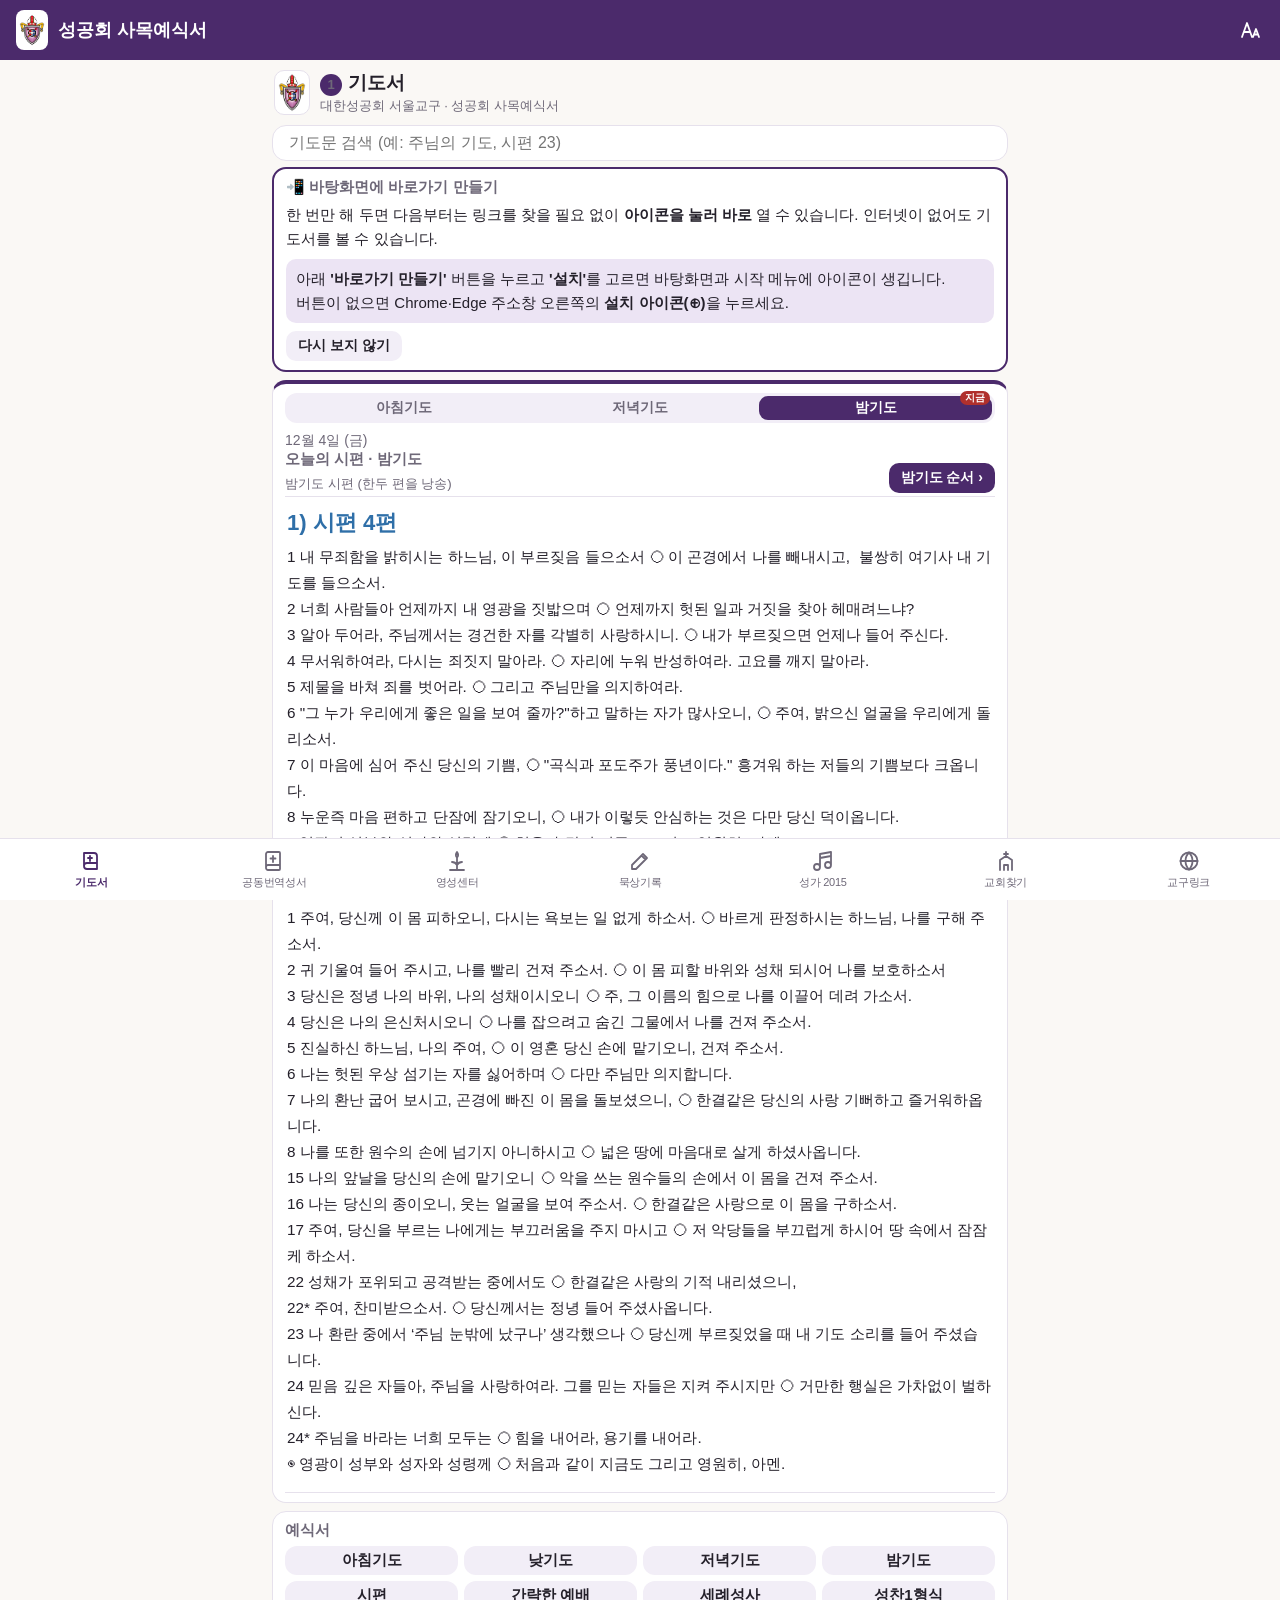
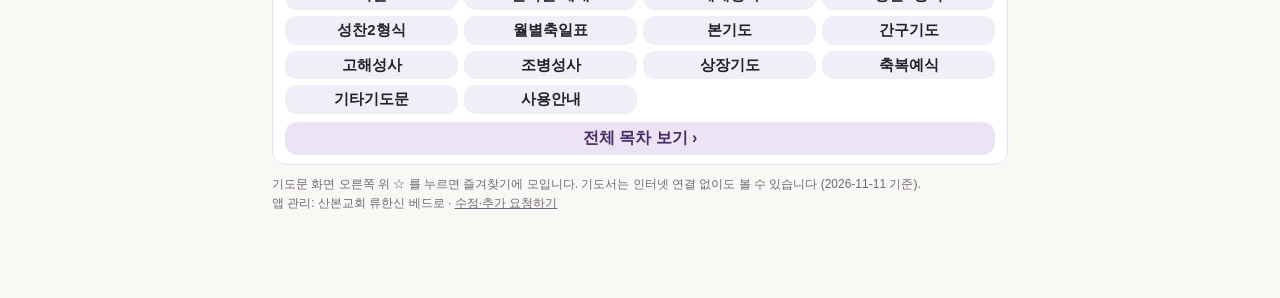
<file: index.html>
<!doctype html>
<html lang="ko">
<head>
<meta charset="utf-8">
<meta name="viewport" content="width=device-width, initial-scale=1, viewport-fit=cover">
<title>성공회 사목예식서</title>
<meta name="description" content="대한성공회 사목예식서 · 성무일과 · 시편 · 교회 주소록">
<meta name="theme-color" content="#4b2a6b">
<link rel="manifest" href="manifest.webmanifest">
<link rel="icon" href="icons/icon-192.png">
<link rel="apple-touch-icon" href="icons/icon-192.png">
<link rel="stylesheet" href="app.css">
</head>
<body>
<header class="top">
  <button id="btnBack" class="icon-btn" aria-label="뒤로" hidden>
    <svg viewBox="0 0 24 24"><path d="M15 5l-7 7 7 7"/></svg>
  </button>
  <img id="emblem" class="emblem" src="icons/emblem.png" alt="대한성공회 서울교구 문장">
  <h1 id="title">성공회 사목예식서</h1>
  <button id="btnStar" class="icon-btn" aria-label="즐겨찾기" hidden>
    <svg viewBox="0 0 24 24"><path d="M12 3.5l2.6 5.3 5.9.9-4.3 4.1 1 5.8L12 16.9l-5.2 2.7 1-5.8-4.3-4.1 5.9-.9z"/></svg>
  </button>
  <button id="btnFont" class="icon-btn" aria-label="글자 크기">
    <svg viewBox="0 0 24 24"><path d="M4 19l5-14 5 14M6 14h6M15 19l3-8 3 8M16 16.5h4"/></svg>
  </button>
</header>

<div id="fontPanel" class="font-panel" hidden>
  <button data-font="-1" aria-label="작게">가−</button>
  <span id="fontVal">100%</span>
  <button data-font="1" aria-label="크게">가+</button>
  <label class="switch"><input type="checkbox" id="optDark"> 어두운 화면</label>
  <label class="switch"><input type="checkbox" id="optWake"> 화면 켜짐 유지</label>
</div>

<main id="view" tabindex="-1"></main>

<nav class="tabs" aria-label="메뉴">
  <a href="#/home" data-tab="home"><svg viewBox="0 0 24 24"><path d="M5 4h10a3 3 0 013 3v13H8a3 3 0 01-3-3zM5 17a3 3 0 013-3h10M11 7v5M9 9h4"/></svg><span data-short="기도서">기도서</span></a>
  <a href="#/bible" data-tab="bible"><svg viewBox="0 0 24 24"><path d="M6 3h11a1 1 0 011 1v16a1 1 0 01-1 1H6a2 2 0 01-2-2V5a2 2 0 012-2zM4 18a2 2 0 012-2h12M11 7v6M8.5 9.5h5"/></svg><span data-short="성서">공동번역성서</span></a>
  <a href="#/soul" data-tab="soul"><svg viewBox="0 0 24 24"><path d="M12 3c-1.5 2.2-1.5 4 0 5.5 1.5-1.5 1.5-3.3 0-5.5zM12 8.5V21M7 13c2 0 4 1.2 5 3M17 13c-2 0-4 1.2-5 3M5 21h14"/></svg><span data-short="영성">영성센터</span></a>
  <a href="#/note" data-tab="note"><svg viewBox="0 0 24 24"><path d="M4 20h4L19 9l-4-4L4 16v4zM13.5 6.5l4 4"/></svg><span data-short="묵상">묵상기록</span></a>
  <a href="#/hymn" data-tab="hymn"><svg viewBox="0 0 24 24"><path d="M9 18V5l11-2v13M9 18a3 3 0 11-6 0 3 3 0 016 0zM20 16a3 3 0 11-6 0 3 3 0 016 0zM9 9l11-2"/></svg><span data-short="성가">성가 2015</span></a>
  <a href="#/church" data-tab="church"><svg viewBox="0 0 24 24"><path d="M12 3v4M10 5h4M6 21V11l6-4 6 4v10M10 21v-5h4v5"/></svg><span data-short="교회">교회찾기</span></a>
  <a href="#/sites" data-tab="sites"><svg viewBox="0 0 24 24"><circle cx="12" cy="12" r="8.5"/><path d="M3.5 12h17M12 3.5c2.5 2.5 3.5 5.5 3.5 8.5s-1 6-3.5 8.5c-2.5-2.5-3.5-5.5-3.5-8.5s1-6 3.5-8.5z"/></svg><span data-short="링크">교구링크</span></a>
</nav>

<script src="menu.js"></script>
<script src="churches.js"></script>
<script src="bible.js"></script>
<script src="content.js"></script>
<script src="lect.js"></script>
<script src="hymns.js"></script>
<script src="app.js"></script>
</body>
</html>
</file>
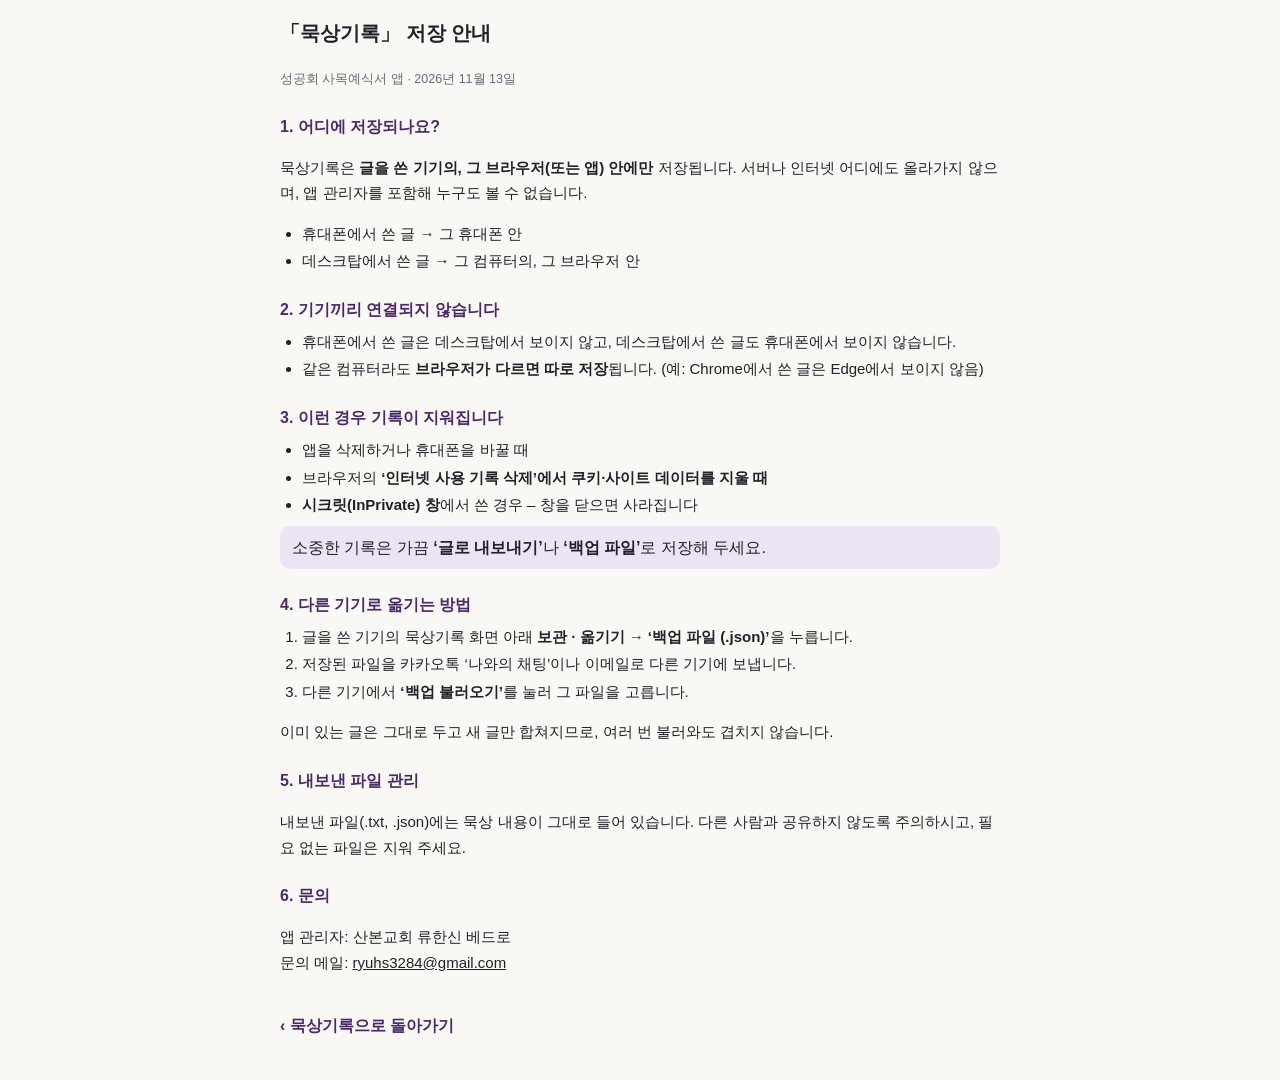
<file: note-guide.html>
<!doctype html>
<html lang="ko">
<head>
<meta charset="utf-8">
<meta name="viewport" content="width=device-width, initial-scale=1">
<title>묵상기록 저장 안내</title>
<style>
  :root { --bg: #faf8f5; --text: #24202a; --muted: #6e6878; --accent: #4b2a6b; --soft: #ece4f4; --line: #e6e1ec; }
  @media (prefers-color-scheme: dark) { :root { --bg: #16141a; --text: #ece8f1; --muted: #a49eae; --accent: #c7a8e6; --soft: #33283f; --line: #352f3e; } }
  body { margin: 0; background: var(--bg); color: var(--text); font-family: -apple-system, "Noto Sans KR", "Malgun Gothic", sans-serif; line-height: 1.7; -webkit-text-size-adjust: 100%; }
  main { max-width: 720px; margin: 0 auto; padding: 16px 16px 40px; }
  h1 { font-size: 20px; margin: 0 0 4px; } h2 { font-size: 16px; margin: 22px 0 6px; color: var(--accent); }
  p, li { font-size: 15px; } ul, ol { padding-left: 22px; margin: 4px 0; } li { margin: 2px 0; }
  small { color: var(--muted); }
  .box { background: var(--soft); border-radius: 10px; padding: 8px 12px; margin: 8px 0; }
  .back { display: inline-block; margin-top: 22px; color: var(--accent); font-weight: 700; text-decoration: none; }
</style>
</head>
<body>
<main>
  <h1>「묵상기록」 저장 안내</h1>
  <p><small>성공회 사목예식서 앱 · 2026년 11월 13일</small></p>

  <h2>1. 어디에 저장되나요?</h2>
  <p>묵상기록은 <b>글을 쓴 기기의, 그 브라우저(또는 앱) 안에만</b> 저장됩니다. 서버나 인터넷 어디에도 올라가지 않으며, 앱 관리자를 포함해 누구도 볼 수 없습니다.</p>
  <ul>
    <li>휴대폰에서 쓴 글 → 그 휴대폰 안</li>
    <li>데스크탑에서 쓴 글 → 그 컴퓨터의, 그 브라우저 안</li>
  </ul>

  <h2>2. 기기끼리 연결되지 않습니다</h2>
  <ul>
    <li>휴대폰에서 쓴 글은 데스크탑에서 보이지 않고, 데스크탑에서 쓴 글도 휴대폰에서 보이지 않습니다.</li>
    <li>같은 컴퓨터라도 <b>브라우저가 다르면 따로 저장</b>됩니다. (예: Chrome에서 쓴 글은 Edge에서 보이지 않음)</li>
  </ul>

  <h2>3. 이런 경우 기록이 지워집니다</h2>
  <ul>
    <li>앱을 삭제하거나 휴대폰을 바꿀 때</li>
    <li>브라우저의 <b>‘인터넷 사용 기록 삭제’에서 쿠키·사이트 데이터를 지울 때</b></li>
    <li><b>시크릿(InPrivate) 창</b>에서 쓴 경우 – 창을 닫으면 사라집니다</li>
  </ul>
  <div class="box">소중한 기록은 가끔 <b>‘글로 내보내기’</b>나 <b>‘백업 파일’</b>로 저장해 두세요.</div>

  <h2>4. 다른 기기로 옮기는 방법</h2>
  <ol>
    <li>글을 쓴 기기의 묵상기록 화면 아래 <b>보관 · 옮기기 → ‘백업 파일 (.json)’</b>을 누릅니다.</li>
    <li>저장된 파일을 카카오톡 ‘나와의 채팅’이나 이메일로 다른 기기에 보냅니다.</li>
    <li>다른 기기에서 <b>‘백업 불러오기’</b>를 눌러 그 파일을 고릅니다.</li>
  </ol>
  <p>이미 있는 글은 그대로 두고 새 글만 합쳐지므로, 여러 번 불러와도 겹치지 않습니다.</p>

  <h2>5. 내보낸 파일 관리</h2>
  <p>내보낸 파일(.txt, .json)에는 묵상 내용이 그대로 들어 있습니다. 다른 사람과 공유하지 않도록 주의하시고, 필요 없는 파일은 지워 주세요.</p>

  <h2>6. 문의</h2>
  <p>앱 관리자: 산본교회 류한신 베드로<br>
  문의 메일: <a href="mailto:ryuhs3284@gmail.com" style="color:inherit">ryuhs3284@gmail.com</a></p>

  <a class="back" href="./index.html#/note">‹ 묵상기록으로 돌아가기</a>
</main>
</body>
</html>
</file>
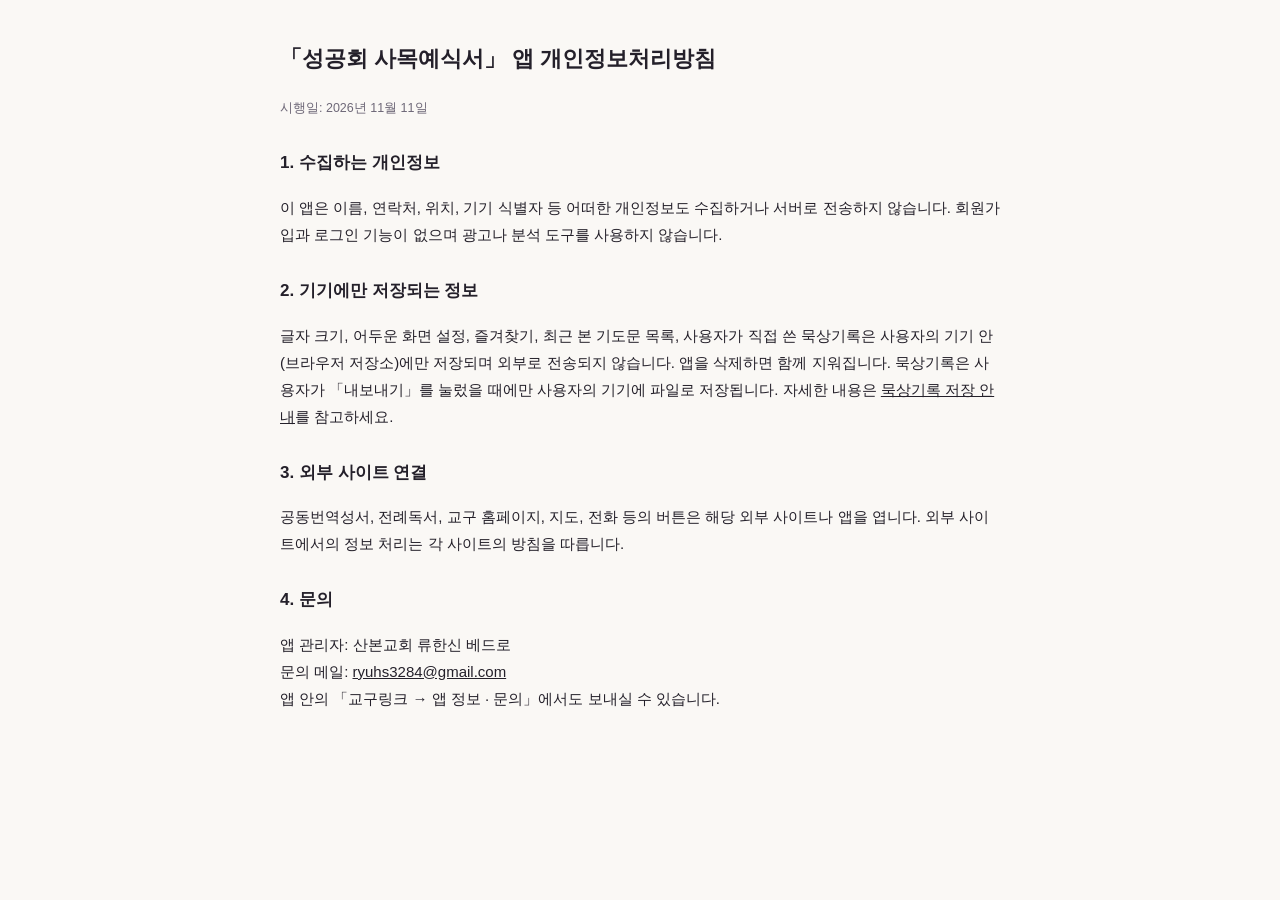
<file: privacy.html>
<!doctype html>
<html lang="ko">
<head>
<meta charset="utf-8">
<meta name="viewport" content="width=device-width, initial-scale=1">
<title>개인정보처리방침</title>
<style>
  :root { --bg: #faf8f5; --text: #24202a; --muted: #6e6878; }
  @media (prefers-color-scheme: dark) { :root { --bg: #16141a; --text: #ece8f1; --muted: #a49eae; } }
  body { margin: 0; background: var(--bg); color: var(--text); font-family: -apple-system, "Noto Sans KR", "Malgun Gothic", sans-serif; line-height: 1.8; }
  main { max-width: 720px; margin: 0 auto; padding: 24px 16px 48px; }
  h1 { font-size: 22px; } h2 { font-size: 17px; margin-top: 28px; } p, li { font-size: 15px; } small { color: var(--muted); }
</style>
</head>
<body>
<main>
  <h1>「성공회 사목예식서」 앱 개인정보처리방침</h1>
  <p><small>시행일: 2026년 11월 11일</small></p>

  <h2>1. 수집하는 개인정보</h2>
  <p>이 앱은 이름, 연락처, 위치, 기기 식별자 등 어떠한 개인정보도 수집하거나 서버로 전송하지 않습니다. 회원가입과 로그인 기능이 없으며 광고나 분석 도구를 사용하지 않습니다.</p>

  <h2>2. 기기에만 저장되는 정보</h2>
  <p>글자 크기, 어두운 화면 설정, 즐겨찾기, 최근 본 기도문 목록, 사용자가 직접 쓴 묵상기록은 사용자의 기기 안(브라우저 저장소)에만 저장되며 외부로 전송되지 않습니다. 앱을 삭제하면 함께 지워집니다. 묵상기록은 사용자가 「내보내기」를 눌렀을 때에만 사용자의 기기에 파일로 저장됩니다. 자세한 내용은 <a href="note-guide.html" style="color:inherit">묵상기록 저장 안내</a>를 참고하세요.</p>

  <h2>3. 외부 사이트 연결</h2>
  <p>공동번역성서, 전례독서, 교구 홈페이지, 지도, 전화 등의 버튼은 해당 외부 사이트나 앱을 엽니다. 외부 사이트에서의 정보 처리는 각 사이트의 방침을 따릅니다.</p>

  <h2>4. 문의</h2>
  <p>앱 관리자: 산본교회 류한신 베드로<br>
  문의 메일: <a href="mailto:ryuhs3284@gmail.com" style="color:inherit">ryuhs3284@gmail.com</a><br>
  앱 안의 「교구링크 → 앱 정보 · 문의」에서도 보내실 수 있습니다.</p>
</main>
</body>
</html>
</file>
<file: app.css>
:root {
  --bg: #faf8f5; --surface: #ffffff; --surface2: #f2eef7; --text: #24202a; --muted: #6e6878;
  --line: #e6e1ec; --accent: #4b2a6b; --accent-soft: #ece4f4; --blue: #2f6fa8; --red: #b0302c;
  --fs: 1; --tabs-h: 62px;
}
:root[data-theme="dark"] {
  --bg: #16141a; --surface: #201d26; --surface2: #2a2632; --text: #ece8f1; --muted: #a49eae;
  --line: #352f3e; --accent: #c7a8e6; --accent-soft: #33283f; --blue: #8cbcec; --red: #f0877f;
}
* { box-sizing: border-box; -webkit-tap-highlight-color: transparent; }
[hidden] { display: none !important; }
html, body { margin: 0; background: var(--bg); color: var(--text); }
body {
  font-family: -apple-system, "Noto Sans KR", "Malgun Gothic", "Apple SD Gothic Neo", sans-serif;
  padding-bottom: calc(var(--tabs-h) + env(safe-area-inset-bottom));
}
svg { width: 24px; height: 24px; fill: none; stroke: currentColor; stroke-width: 1.8; stroke-linecap: round; stroke-linejoin: round; }

.top {
  position: sticky; top: 0; z-index: 10; display: flex; align-items: center; gap: 4px;
  padding: calc(8px + env(safe-area-inset-top)) 8px 8px 16px; background: var(--accent); color: #fff;
}
:root[data-theme="dark"] .top { background: #2b1d3b; }
.top h1 { flex: 1; margin: 0; font-size: 18px; font-weight: 700; white-space: nowrap; overflow: hidden; text-overflow: ellipsis; }
.icon-btn { background: none; border: 0; color: inherit; width: 44px; height: 44px; border-radius: 22px; display: grid; place-items: center; cursor: pointer; }
.icon-btn:active { background: rgba(255,255,255,.15); }
#btnBack { margin-left: -10px; }
.emblem { width: 32px; height: 40px; padding: 2px 3px; margin-right: 6px; background: #fff; border-radius: 8px; object-fit: contain; }
.sec-head { display: flex; align-items: center; gap: 12px; margin: 2px 2px 14px; }
.sec-head img { width: 46px; height: 57px; padding: 3px 4px; background: #fff; border-radius: 10px; border: 1px solid var(--line); }
.sec-head b { display: block; font-size: 19px; }
.sec-head span { font-size: 13px; color: var(--muted); }
.sec-num { display: inline-grid; place-items: center; width: 22px; height: 22px; border-radius: 11px; background: var(--accent); color: #fff; font-size: 12px; font-weight: 800; margin-right: 6px; }
:root[data-theme="dark"] .sec-num { color: #16141a; }
.org { display: flex; flex-wrap: wrap; align-items: center; gap: 6px 10px; padding: 12px 2px; border-bottom: 1px solid var(--line); }
.org:last-child { border-bottom: 0; }
.org b { flex: 1 1 100%; font-size: 16px; }
.org span { font-size: 13px; color: var(--muted); }
#btnStar.on svg { fill: #ffd54a; stroke: #ffd54a; }

.font-panel {
  position: sticky; top: 60px; z-index: 9; display: flex; flex-wrap: wrap; align-items: center; gap: 10px;
  padding: 10px 16px; background: var(--surface); border-bottom: 1px solid var(--line);
}
.font-panel button { min-width: 52px; height: 40px; border: 1px solid var(--line); background: var(--surface2); color: var(--text); border-radius: 10px; font-size: 16px; }
.switch { display: flex; align-items: center; gap: 6px; font-size: 14px; color: var(--muted); }

main { max-width: 760px; margin: 0 auto; padding: 16px; outline: none; }

.tabs {
  position: fixed; left: 0; right: 0; bottom: 0; z-index: 10; display: flex; height: calc(var(--tabs-h) + env(safe-area-inset-bottom));
  padding-bottom: env(safe-area-inset-bottom); background: var(--surface); border-top: 1px solid var(--line);
}
.tabs a { flex: 1; display: flex; flex-direction: column; align-items: center; justify-content: center; gap: 2px; color: var(--muted); text-decoration: none; font-size: 11px; }
.tabs a.on { color: var(--accent); font-weight: 700; }

/* cards & lists */
.card { background: var(--surface); border: 1px solid var(--line); border-radius: 16px; padding: 16px; margin-bottom: 14px; }
.card h2 { margin: 0 0 10px; font-size: 15px; color: var(--muted); font-weight: 600; }
.today { background: var(--accent); color: #fff; border: 0; }
:root[data-theme="dark"] .today { background: #3a2850; }
.today h2 { color: rgba(255,255,255,.8); }
.today .date { font-size: 20px; font-weight: 700; margin-bottom: 12px; }
.today .row { display: flex; gap: 8px; }
.today .row a { flex: 1; text-align: center; padding: 12px 8px; border-radius: 12px; background: rgba(255,255,255,.16); color: #fff; text-decoration: none; font-weight: 600; }
.today small { display: block; margin-top: 8px; opacity: .75; font-size: 12px; }

.grid { display: grid; grid-template-columns: repeat(3, 1fr); gap: 6px; }
.grid a {
  display: flex; align-items: center; justify-content: center; min-height: 40px; padding: 6px 4px; text-align: center; line-height: 1.3;
  background: var(--surface2); color: var(--text); border-radius: 12px; text-decoration: none; font-size: 15px; font-weight: 600; word-break: keep-all;
}
.grid a:active { background: var(--accent-soft); }

.list { list-style: none; margin: 0; padding: 0; }
.list li a, .list li > div.item { display: flex; align-items: center; gap: 8px; padding: 13px 4px; border-bottom: 1px solid var(--line); color: var(--text); text-decoration: none; font-size: 16px; }
.list li:last-child a { border-bottom: 0; }
.list .sub { color: var(--muted); font-size: 13px; margin-left: auto; }
details { border-bottom: 1px solid var(--line); }
details > summary { list-style: none; padding: 14px 4px; font-size: 16px; font-weight: 700; cursor: pointer; display: flex; justify-content: space-between; }
details > summary::after { content: "＋"; color: var(--muted); }
details[open] > summary::after { content: "－"; }
details > .list, details > details { padding-left: 12px; }

.links a.ext { display: flex; justify-content: space-between; align-items: center; padding: 12px 4px; border-bottom: 1px solid var(--line); color: var(--text); text-decoration: none; }
.links a.ext:last-child { border-bottom: 0; }
.links a.ext b { font-size: 16px; }
.links a.ext span { color: var(--muted); font-size: 13px; }
.hero-link { display: block; padding: 14px 16px; border-radius: 14px; background: var(--accent-soft); color: var(--accent); font-weight: 700; text-decoration: none; margin-bottom: 8px; }

/* reader */
.reader { font-size: calc(17px * var(--fs)); line-height: 1.85; word-break: keep-all; overflow-wrap: anywhere; }
.reader .tx { margin: 0 0 14px; }
.reader .tx p { margin: 0; }
.reader .hd { font-size: 1.3em; font-weight: 800; color: var(--blue); margin: 26px 0 10px; line-height: 1.4; }
.reader .hd:first-child { margin-top: 4px; color: var(--accent); font-size: 1.45em; }
.reader .c-blue { color: var(--blue); }
.reader .c-red { color: var(--red); }
.reader hr { border: 0; border-top: 1px solid var(--line); margin: 22px 0; }
.reader a.go {
  display: inline-flex; align-items: center; gap: 4px; margin: 4px 6px 10px 0; padding: 9px 14px; border-radius: 10px;
  background: var(--accent-soft); color: var(--accent); text-decoration: none; font-size: .85em; font-weight: 700; cursor: pointer;
}
.reader a.go::after { content: "›"; }
.reader table { border-collapse: collapse; width: 100%; font-size: .9em; }
.reader td, .reader th { border: 1px solid var(--line); padding: 6px; }
.source { margin-top: 28px; font-size: 13px; color: var(--muted); }
.source a { color: var(--muted); }

/* search & church */
.search-box { position: sticky; top: 60px; z-index: 5; background: var(--bg); padding: 4px 0 10px; }
.search-box input {
  width: 100%; height: 48px; padding: 0 16px; border-radius: 14px; border: 1px solid var(--line);
  background: var(--surface); color: var(--text); font-size: 16px; outline: none;
}
.search-box input:focus { border-color: var(--accent); }
.hit { display: block; padding: 12px 4px; border-bottom: 1px solid var(--line); color: var(--text); text-decoration: none; }
.hit b { display: block; margin-bottom: 4px; }
.hit span { font-size: 14px; color: var(--muted); }
.hit mark { background: #ffe68a; color: #222; border-radius: 3px; }
.empty { color: var(--muted); text-align: center; padding: 40px 0; }

.chips { display: flex; gap: 6px; overflow-x: auto; padding-bottom: 10px; scrollbar-width: none; }
.chips button {
  flex: none; height: 38px; padding: 0 14px; border-radius: 19px; border: 1px solid var(--line);
  background: var(--surface); color: var(--text); font-size: 14px; cursor: pointer;
}
.chips button.on { background: var(--accent); border-color: var(--accent); color: #fff; }
:root[data-theme="dark"] .chips button.on { color: #16141a; }
.dio { display: flex; align-items: center; gap: 10px; }
.dio div { flex: 1; min-width: 0; }
.dio b { font-size: 17px; }
.dio p { margin: 3px 0 0; font-size: 13px; color: var(--muted); }
.grp { margin: 18px 4px 8px; font-size: 13px; font-weight: 700; color: var(--muted); }
.ch { background: var(--surface); border: 1px solid var(--line); border-radius: 14px; padding: 14px; margin-bottom: 8px; }
.ch h3 { margin: 0; font-size: 17px; }
.ch .pr { font-size: 13px; color: var(--muted); margin-top: 2px; }
.ch .ad { font-size: 14px; margin: 8px 0 10px; }
.ch .acts { display: flex; flex-wrap: wrap; gap: 6px; }
.btn {
  display: inline-flex; align-items: center; justify-content: center; height: 36px; padding: 0 12px; border-radius: 10px;
  background: var(--surface2); color: var(--text); text-decoration: none; font-size: 14px; font-weight: 600; white-space: nowrap;
}
.btn.pri { background: var(--accent); color: #fff; }
:root[data-theme="dark"] .btn.pri { color: #16141a; }
.lect { border-top: 4px solid var(--accent); }
.lect-top { display: flex; align-items: center; justify-content: space-between; gap: 8px; }
.lect-top h2 { margin: 0; }
.lect-nav { display: flex; gap: 4px; }
.lect-nav button { border: 0; background: var(--accent-soft); color: var(--accent); border-radius: 8px; min-width: 36px; height: 32px; font: inherit; font-weight: 700; cursor: pointer; }
.lect-date { color: var(--muted); font-size: 14px; margin-top: 6px; }
.lect-day { font-size: 1.25em; font-weight: 800; color: var(--accent); margin: 2px 0 6px; }
.lect-meta { display: flex; flex-wrap: wrap; gap: 6px; margin-bottom: 4px; }
.lect-chip { display: inline-flex; align-items: center; gap: 5px; font-size: 12px; padding: 2px 8px; border-radius: 10px; background: var(--surface2); }
.lect-chip i { width: 10px; height: 10px; border-radius: 5px; border: 1px solid var(--line); display: inline-block; }
.lect h3 { font-size: 14px; color: var(--muted); margin: 14px 0 4px; }
.lect-collect { margin: 0 0 6px; line-height: 1.85; font-size: 1.05em; }
.lect-ending { margin: 0; color: var(--muted); line-height: 1.7; }
.lect-alt { margin: 6px 0 0; font-size: 12px; color: var(--muted); }
.lect-read { border-top: 1px solid var(--line); margin-top: 14px; }
.lect-read h3 { color: var(--accent); font-size: 15px; margin: 12px 0 6px; }
.lect-read h3 a { color: var(--blue); text-decoration: none; font-weight: 600; }
.lect-text p { margin: 0 0 8px; line-height: 1.9; }
.lect-text, .lect-collect { font-size: calc(16px * var(--fs)); }
.lect-ending { font-size: calc(15px * var(--fs)); }
.lect-text sup { color: var(--muted); font-size: .7em; margin: 0 2px 0 3px; }
.lect-text.poetry p { line-height: 1.8; }
.lect-text .gl { color: var(--muted); margin-top: 8px; }
.lect-reads { list-style: none; margin: 0; padding: 0; }
.lect-reads li { display: flex; gap: 10px; align-items: baseline; padding: 7px 0; border-bottom: 1px solid var(--line); }
.lect-reads li:last-child { border-bottom: 0; }
.lect-reads b { min-width: 64px; font-size: 14px; }
.lect-reads a { color: var(--blue); text-decoration: none; font-weight: 600; }
.office { border-top: 4px solid var(--accent); }
.office-tabs button small { display: block; font-size: 11px; font-weight: 500; opacity: .85; margin-top: 1px; }
.office-tabs { display: grid; grid-template-columns: repeat(3, 1fr); gap: 4px; background: var(--surface2); padding: 4px; border-radius: 12px; }
.office-tabs button { position: relative; border: 0; background: transparent; color: var(--muted); padding: 9px 2px; border-radius: 9px; font: inherit; font-size: 14px; font-weight: 700; cursor: pointer; }
.office-tabs button.on { background: var(--accent); color: #fff; }
:root[data-theme="dark"] .office-tabs button.on { color: #16141a; }
.office-tabs i { position: absolute; top: -7px; right: 2px; font-style: normal; font-size: 10px; background: var(--red); color: #fff; padding: 0 5px; border-radius: 8px; line-height: 16px; }
.office-head { display: flex; justify-content: space-between; align-items: flex-end; gap: 10px; margin: 12px 0 6px; }
.office-title { margin: 2px 0 0; font-size: 1.15em; color: var(--accent); }
.office-head small { color: var(--muted); }
.office-body { border-top: 1px solid var(--line); border-bottom: 1px solid var(--line); padding: 8px 2px; margin: 0; }
.note-date { display: flex; align-items: center; gap: 10px; flex-wrap: wrap; }
.note-date input { font: inherit; font-size: 15px; padding: 6px 8px; border: 1px solid var(--line); border-radius: 8px; background: var(--surface); color: var(--text); }
.note-date span { font-weight: 800; color: var(--accent); }
.note-refs { display: flex; flex-wrap: wrap; gap: 6px; margin: 8px 0 10px; }
.note-ed textarea { display: block; width: 100%; box-sizing: border-box; min-height: 180px; resize: vertical; font: inherit; font-size: calc(16px * var(--fs)); line-height: 1.8;
  padding: 12px; border: 1px solid var(--line); border-radius: 12px; background: var(--surface); color: var(--text); outline: none; }
.note-ed textarea:focus { border-color: var(--accent); }
.note-acts { display: flex; align-items: center; justify-content: flex-end; gap: 8px; margin-top: 10px; }
.note-msg { margin-right: auto; color: var(--accent); font-size: 14px; font-weight: 700; }
.note-prev { display: -webkit-box; -webkit-line-clamp: 2; -webkit-box-orient: vertical; overflow: hidden; white-space: normal; }
.tabs a span { white-space: nowrap; letter-spacing: -0.3px; }
button.btn { border: 0; cursor: pointer; font-family: inherit; }
.install { border: 2px solid var(--accent); }
.install p { font-size: 15px; line-height: 1.7; }
.install .guide { background: var(--accent-soft); border-radius: 10px; padding: 10px 12px; margin: 0 0 10px; }
.install .btns { display: flex; flex-wrap: wrap; gap: 8px; }
.note { font-size: 12px; color: var(--muted); line-height: 1.6; margin-top: 16px; }

.grid.chapters { grid-template-columns: repeat(5, 1fr); }
.grid.chapters a { min-height: 48px; }
.grid.books { padding: 0 0 14px; }
.grid.books a { min-height: 50px; font-size: 14px; }
details.card > summary { padding: 16px 0; }
@media (min-width: 560px) { .grid { grid-template-columns: repeat(4, 1fr); } .grid.chapters { grid-template-columns: repeat(8, 1fr); } }

/* ---------- 촘촘하게: 휴대폰에서 스크롤을 줄이도록 상하 여백 축소 ---------- */
main { padding: 10px 12px; }
.card { padding: 11px 13px; margin-bottom: 9px; border-radius: 14px; }
.card h2 { margin: 0 0 6px; }
.sec-head { margin: 0 2px 8px; gap: 10px; }
.sec-head img { width: 36px; height: 45px; padding: 2px 3px; }
.today .date { margin-bottom: 8px; }
.today .row a { padding: 9px 6px; }
.list li a, .list li > div.item { padding: 9px 4px; }
details > summary { padding: 10px 4px; }
details.card > summary { padding: 10px 0; }
.links a.ext { padding: 9px 4px; }
.hero-link { padding: 10px 14px; margin-bottom: 6px; border-radius: 12px; }
.reader .tx { margin: 0 0 9px; }
.reader .hd { margin: 16px 0 6px; }
.reader hr { margin: 14px 0; }
.source { margin-top: 16px; }
.search-box { padding: 2px 0 6px; }
.search-box input { height: 42px; }
.hit { padding: 9px 4px; }
.empty { padding: 24px 0; }
.chips { padding-bottom: 6px; }
.chips button { height: 34px; }
.org { padding: 8px 2px; }
.grp { margin: 12px 4px 6px; }
.ch { padding: 10px 12px; margin-bottom: 6px; }
.ch .ad { margin: 4px 0 6px; }
.btn { height: 34px; }
.lect h3 { margin: 10px 0 3px; }
.lect-read { margin-top: 10px; }
.lect-read h3 { margin: 8px 0 4px; }
.lect-text p { margin: 0 0 6px; line-height: 1.8; }
.office-tabs button { padding: 7px 2px; }
.office-head { margin: 8px 0 4px; }
.office-body { padding: 6px 2px; }
.note-refs { margin: 6px 0 8px; gap: 3px 4px; }
.note-acts { margin-top: 8px; }
/* 날짜 칸을 한 줄 전체로 넓혀 큰 글씨 휴대폰에서도 다 보이게 */
.note-date { gap: 4px 10px; }
.note-date input { height: 40px; box-sizing: border-box; min-width: 10.5em; }
@media (max-width: 520px) {
  .note-date input { flex: 1 1 100%; width: 100%; min-width: 0; }
  .note-date span { flex: 1 1 100%; }
}
.lect-chip { padding: 1px 8px; line-height: 1.5; }
.note-msg { white-space: nowrap; font-size: 13px; }
/* ---------- 글 박스 상하 여백 최소화 ---------- */
.office-tabs { padding: 3px; gap: 3px; }
.office-tabs button { padding: 3px 2px; line-height: 1.25; }
.office-tabs button small { margin-top: 0; }
.office-tabs i { top: -5px; line-height: 14px; }
.grid a { min-height: 0; padding: 5px 4px; line-height: 1.25; }
.grid.chapters a, .grid.books a { min-height: 0; padding: 6px 2px; }
.btn { height: auto; min-height: 30px; padding: 3px 12px; }
.hero-link { padding: 6px 12px; }
.today .row a { padding: 5px 6px; }
.list li a, .list li > div.item { padding: 6px 4px; }
details > summary, details.card > summary { padding: 7px 4px; }
.links a.ext { padding: 6px 4px; }
.hit { padding: 6px 4px; }
.search-box input { height: 36px; }
.chips button { height: 30px; }
.org { padding: 5px 2px; }
.ch { padding: 8px 10px; }
.lect-nav button { height: 28px; min-width: 32px; }
.lect-chip { padding: 0 7px; }
.note-date input { height: 34px; padding: 2px 8px; }
.note-ed textarea { padding: 8px 10px; }
.card { padding: 9px 12px; margin-bottom: 8px; }
.office-head { margin: 6px 0 3px; }
.note-count { font-size: 12px; color: var(--muted); text-align: left; margin: 0; }
.note-left { margin-right: auto; display: flex; flex-direction: column; min-width: 0; line-height: 1.3; }
.note-left .note-msg { margin: 0; font-size: 12px; }
.note-count.warn { color: var(--red); font-weight: 700; }
/* 성가 2015 */
.hy-bar { display: flex; gap: 6px; align-items: center; margin-bottom: 4px; }
.hy-bar input { flex: 1; min-width: 0; height: 38px; padding: 0 12px; border-radius: 12px; border: 1px solid var(--line); background: var(--surface); color: var(--text); font: inherit; font-size: 15px; outline: none; }
.hy-bar input:focus { border-color: var(--accent); }
.hy-bar .btn { flex: none; height: 38px; }
.hy-guide { margin: 4px 2px 8px; line-height: 1.55; }
.hy-no { display: inline-block; min-width: 36px; color: var(--accent); }
.hy-mk { margin-left: 4px; }
.hy-top { display: flex; align-items: center; justify-content: space-between; gap: 8px; }
.hy-big { font-size: 1.6em; color: var(--accent); margin-right: 8px; }
.hy-t { font-weight: 800; font-size: 1.05em; }
.hy-nav { display: flex; justify-content: space-between; gap: 6px; margin-top: 8px; }
.hy-pages { display: flex; flex-direction: column; gap: 6px; }
.hy-page { width: 100%; height: auto; background: #fff; border-radius: 8px; border: 1px solid var(--line); }
.hy-load { border: 2px solid var(--accent); }
.hy-mode { grid-template-columns: 1fr 1fr; margin-bottom: 8px; }
.soul-guide > summary { font-size: 14px; font-weight: 700; color: var(--accent); padding: 4px 0; }
.soul-guide p { font-size: 14px; line-height: 1.6; }
.soul-frame { position: relative; max-width: 500px; margin: 0 auto; }
.soul-pc { background: #fff; border-radius: 10px; min-height: 120px; margin-top: 4px; }
.soul-pc .fb-post { display: block; }
.soul-cover { position: absolute; inset: 0; display: block; z-index: 2; background: transparent; -webkit-tap-highlight-color: rgba(75,42,107,.12); }
.hy-src { margin-top: 8px; padding: 7px 10px; border-radius: 10px; background: var(--surface2); font-size: 12px; line-height: 1.6; color: var(--muted); }
.hy-src b { color: var(--text); }
.hy-src a { color: var(--accent); }
.hy-mode button { padding: 6px 2px; font-size: 13.5px; }
.hy-steps { margin: 0 0 8px; padding-left: 20px; font-size: 14px; line-height: 1.55; }
.hy-steps li { margin: 2px 0; }
/* 줄 간격 좁히기 (날짜 · 교회력 · 전례색 · 본기도 · 독서) */
.lect-top h2 { line-height: 1.3; }
.lect-date { margin-top: 2px; line-height: 1.3; }
.lect-day { margin: 0 0 3px; line-height: 1.25; }
.lect-meta { gap: 4px; margin-bottom: 2px; }
.lect-chip { line-height: 1.4; font-size: 12px; }
.lect h3 { margin: 6px 0 2px; line-height: 1.3; }
.lect-collect { line-height: 1.6; margin: 0 0 3px; }
.lect-ending { line-height: 1.5; }
.lect-read { margin-top: 6px; }
.lect-read h3 { margin: 6px 0 3px; }
.lect-text p { line-height: 1.65; margin: 0 0 4px; }
.reader { line-height: 1.7; }
.office-head small, .office-title { line-height: 1.3; }
/* 아래 탭 글자가 큰 글씨 설정에서 서로 겹치지 않도록 */
html { -webkit-text-size-adjust: 100%; text-size-adjust: 100%; }
.tabs a { min-width: 0; overflow: hidden; }
.tabs a span { max-width: 100%; overflow: hidden; text-overflow: ellipsis; padding: 0 1px; }
.install p { margin: 0 0 6px; line-height: 1.6; }
.install .guide { padding: 8px 10px; margin: 0 0 8px; }
.note { margin-top: 10px; }
.grid.chapters a { min-height: 40px; }
.grid.books { padding: 0 0 8px; }
.grid.books a { min-height: 42px; }
</file>
